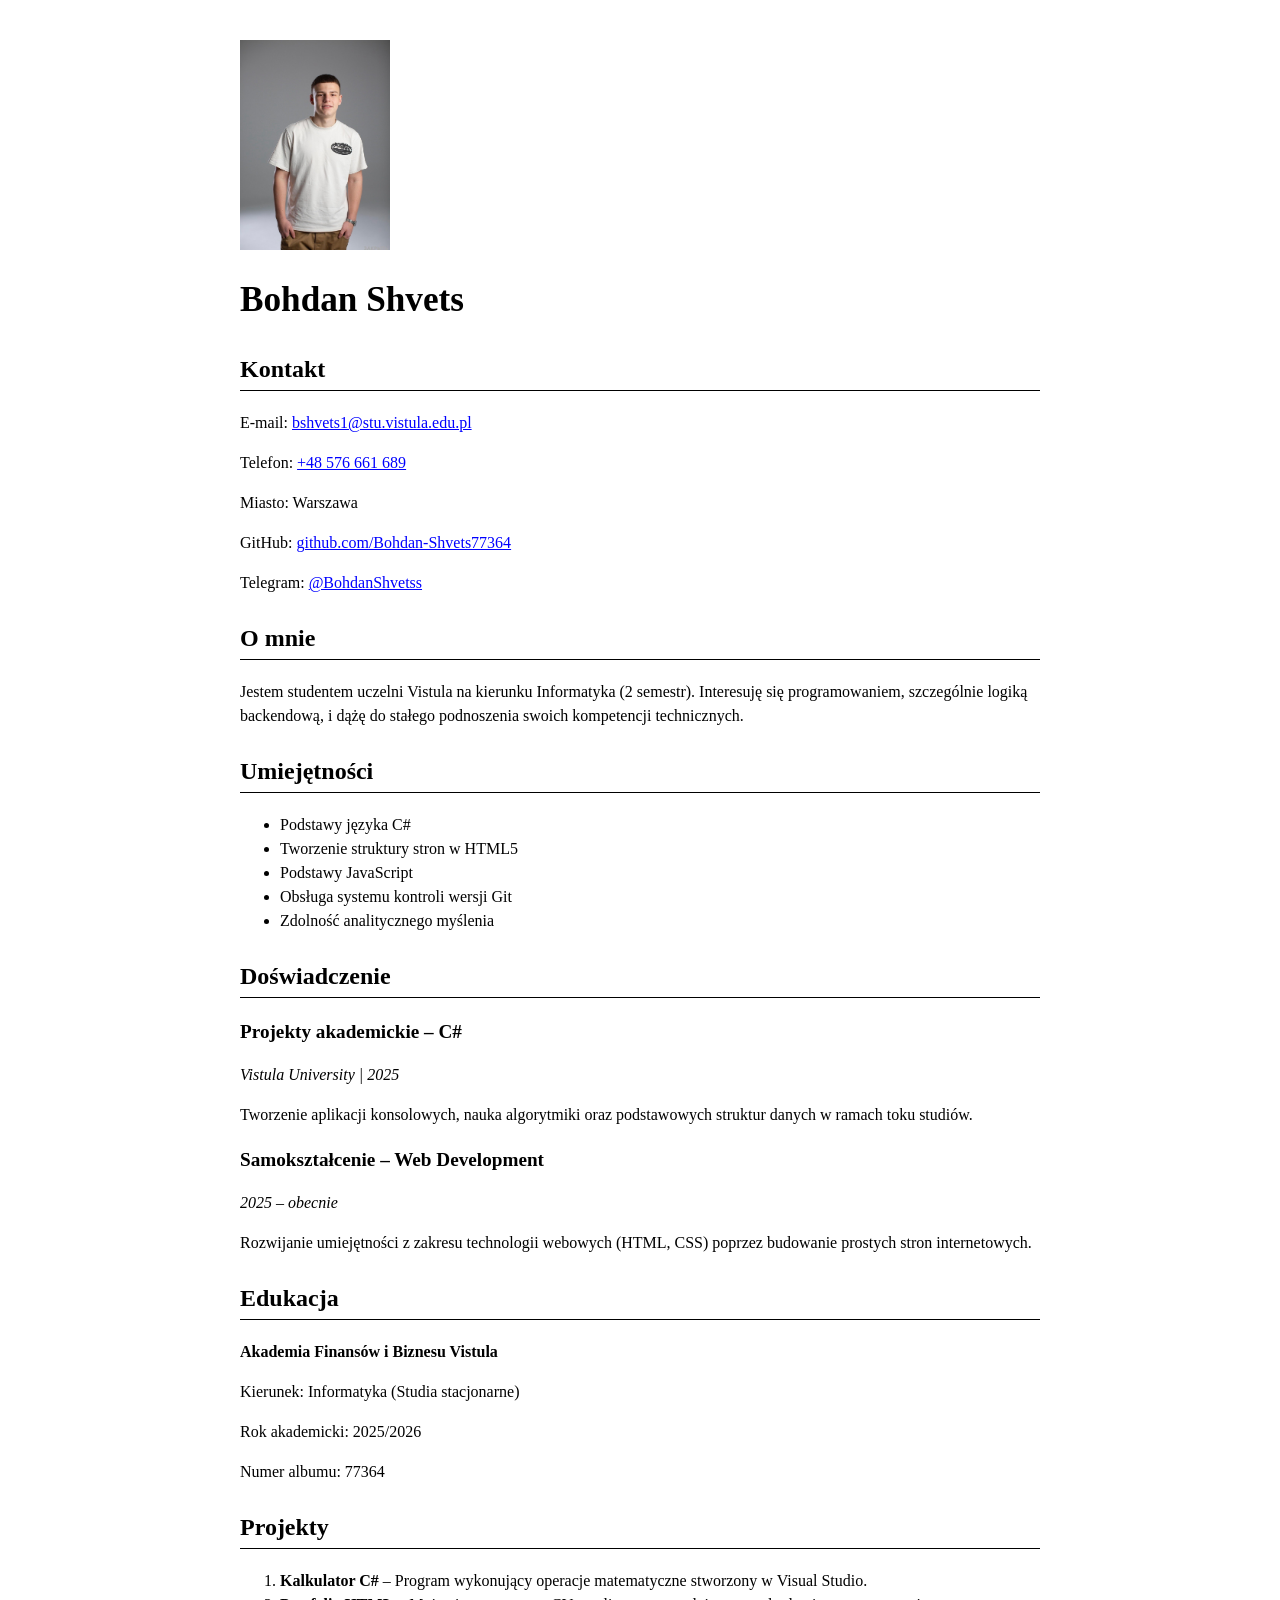
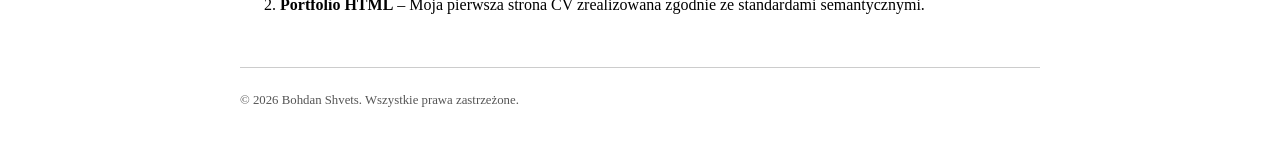
<file: zad1_cv/index.html>
<!DOCTYPE html>
<html lang="pl">
<head>
    <meta charset="UTF-8">
    <meta name="viewport" content="width=device-width, initial-scale=1.0">
    <title>CV Bohdan Shvets</title>
    <style>
        body {
            font-family: "Times New Roman", Times, serif;
            line-height: 1.5;
            max-width: 800px;
            margin: 20px auto;
            color: black;
            padding: 20px;
        }
        h1 {
            font-size: 2.2em;
            margin-bottom: 5px;
        }
        h2 {
            font-size: 1.5em;
            margin-top: 25px;
            border-bottom: 1px solid black;
            padding-bottom: 3px;
        }
        h3 {
            font-size: 1.2em;
            margin-bottom: 5px;
        }
        section {
            margin-bottom: 25px;
        }
        article {
            margin-bottom: 15px;
        }
        img {
            width: 150px;
            height: auto;
            margin-bottom: 15px;
            display: block;
        }
        ul, ol {
            margin-top: 5px;
        }
        footer {
            margin-top: 50px;
            font-size: 0.8em;
            color: #555;
            border-top: 1px solid #ccc;
            padding-top: 10px;
        }
        a {
            color: blue;
            text-decoration: underline;
        }
    </style>
</head>
<body>

    <header>
        <img src="myphoto.jpg" alt="Zdjęcie profilowe: Bohdan Shvets">
        <h1>Bohdan Shvets</h1>
    </header>

    <main>
        <section id="kontakt">
            <h2>Kontakt</h2>
            <p>E-mail: <a href="mailto:bshvets1@stu.vistula.edu.pl">bshvets1@stu.vistula.edu.pl</a></p>
            <p>Telefon: <a href="tel:+48576661689">+48 576 661 689</a></p>
            <p>Miasto: Warszawa</p>
            
            <p>GitHub: <a href="https://github.com/Bohdan-Shvets77364" target="_blank" rel="noopener noreferrer">github.com/Bohdan-Shvets77364</a></p>
            <p>Telegram: <a href="https://t.me/BohdanShvetss" target="_blank" rel="noopener noreferrer">@BohdanShvetss</a></p>
        </section>

        <section id="o-mnie">
            <h2>O mnie</h2>
            <p>Jestem studentem uczelni Vistula na kierunku Informatyka (2 semestr). Interesuję się programowaniem, szczególnie logiką backendową, i dążę do stałego podnoszenia swoich kompetencji technicznych.</p>
        </section>

        <section id="umiejetnosci">
            <h2>Umiejętności</h2>
            <ul>
                <li>Podstawy języka C#</li>
                <li>Tworzenie struktury stron w HTML5</li>
                <li>Podstawy JavaScript</li>
                <li>Obsługa systemu kontroli wersji Git</li>
                <li>Zdolność analitycznego myślenia</li>
            </ul>
        </section>

        <section id="doswiadczenie">
            <h2>Doświadczenie</h2>
            
            <article>
                <h3>Projekty akademickie – C#</h3>
                <p><em>Vistula University | 2025</em></p>
                <p>Tworzenie aplikacji konsolowych, nauka algorytmiki oraz podstawowych struktur danych w ramach toku studiów.</p>
            </article>

            <article>
                <h3>Samokształcenie – Web Development</h3>
                <p><em>2025 – obecnie</em></p>
                <p>Rozwijanie umiejętności z zakresu technologii webowych (HTML, CSS) poprzez budowanie prostych stron internetowych.</p>
            </article>
        </section>

        <section id="edukacja">
            <h2>Edukacja</h2>
            <p><strong>Akademia Finansów i Biznesu Vistula</strong></p>
            <p>Kierunek: Informatyka (Studia stacjonarne)</p>
            <p>Rok akademicki: 2025/2026</p>
            <p>Numer albumu: 77364</p>
        </section>

        <section id="projekty">
            <h2>Projekty</h2>
            <ol>
                <li><strong>Kalkulator C#</strong> – Program wykonujący operacje matematyczne stworzony w Visual Studio.</li>
                <li><strong>Portfolio HTML</strong> – Moja pierwsza strona CV zrealizowana zgodnie ze standardami semantycznymi.</li>
            </ol>
        </section>
    </main>

    <footer>
        <p>&copy; 2026 Bohdan Shvets. Wszystkie prawa zastrzeżone.</p>
    </footer>

</body>
</html
</file>
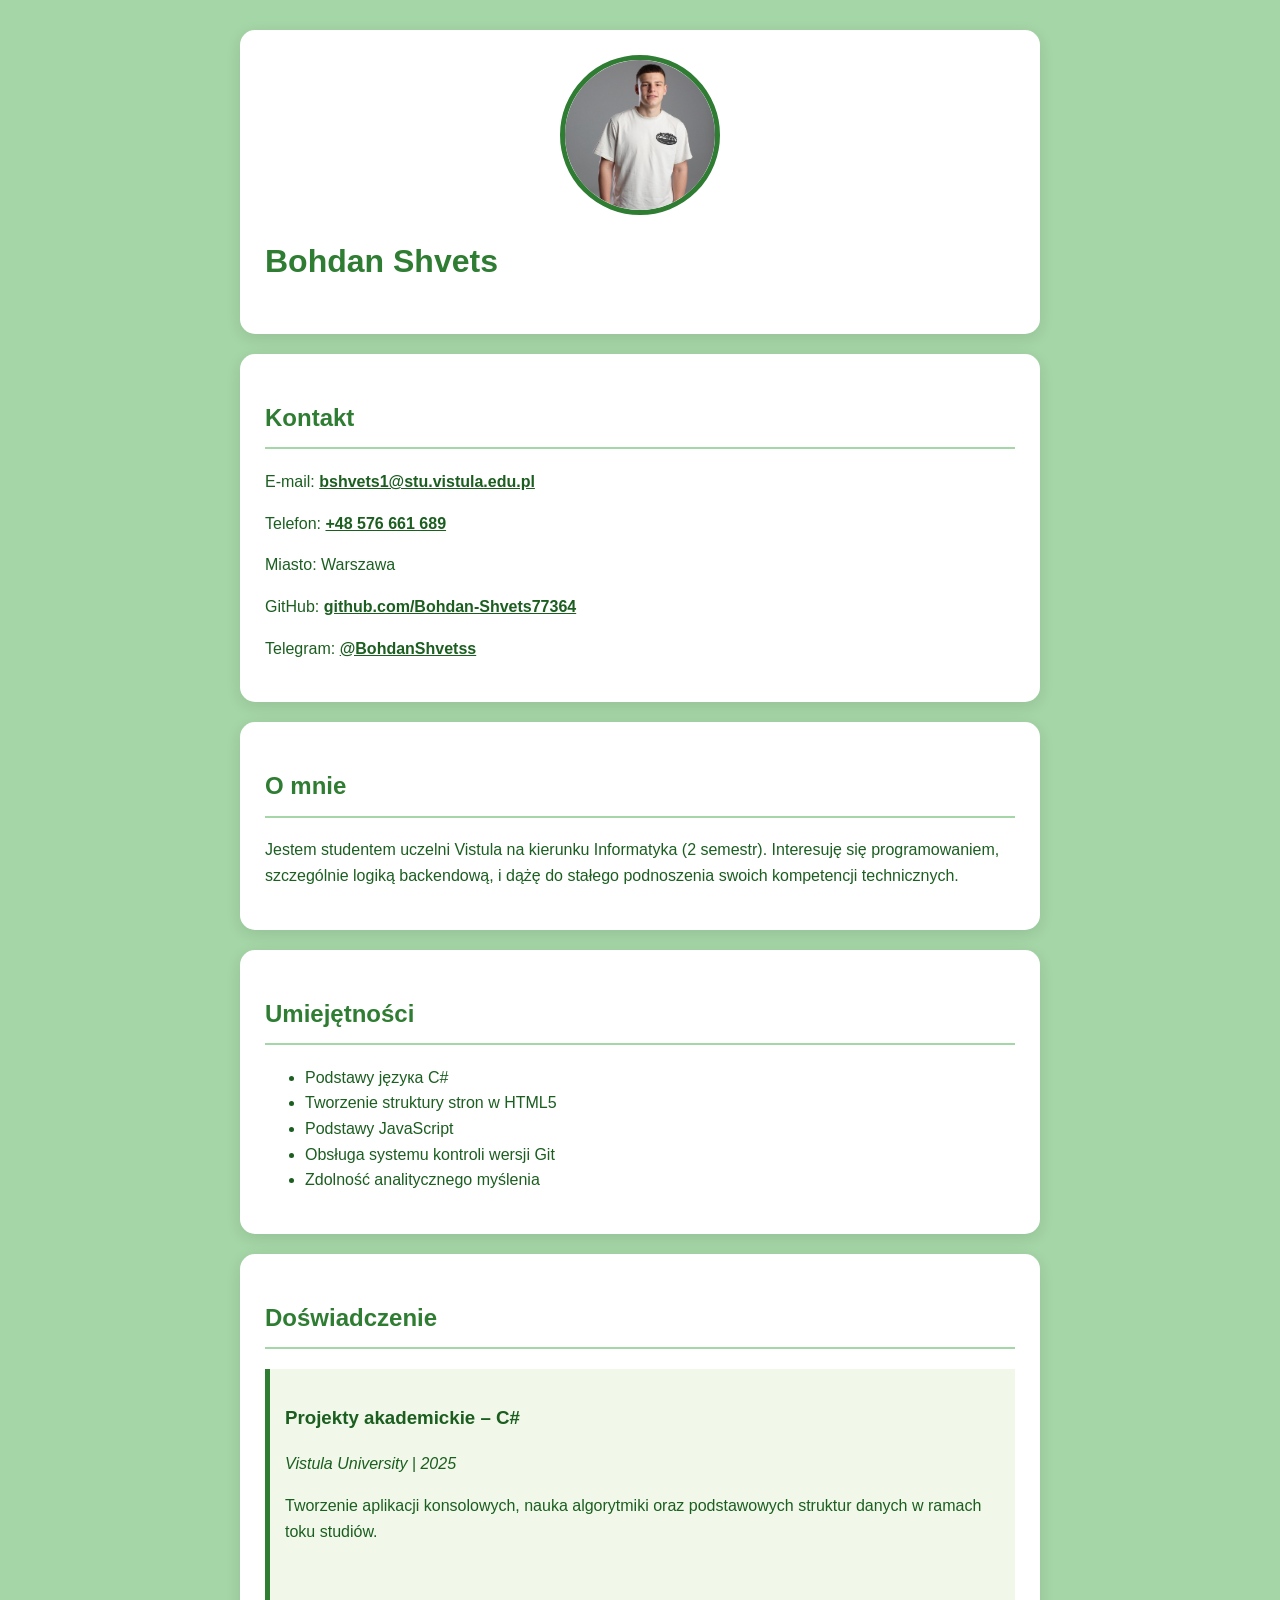
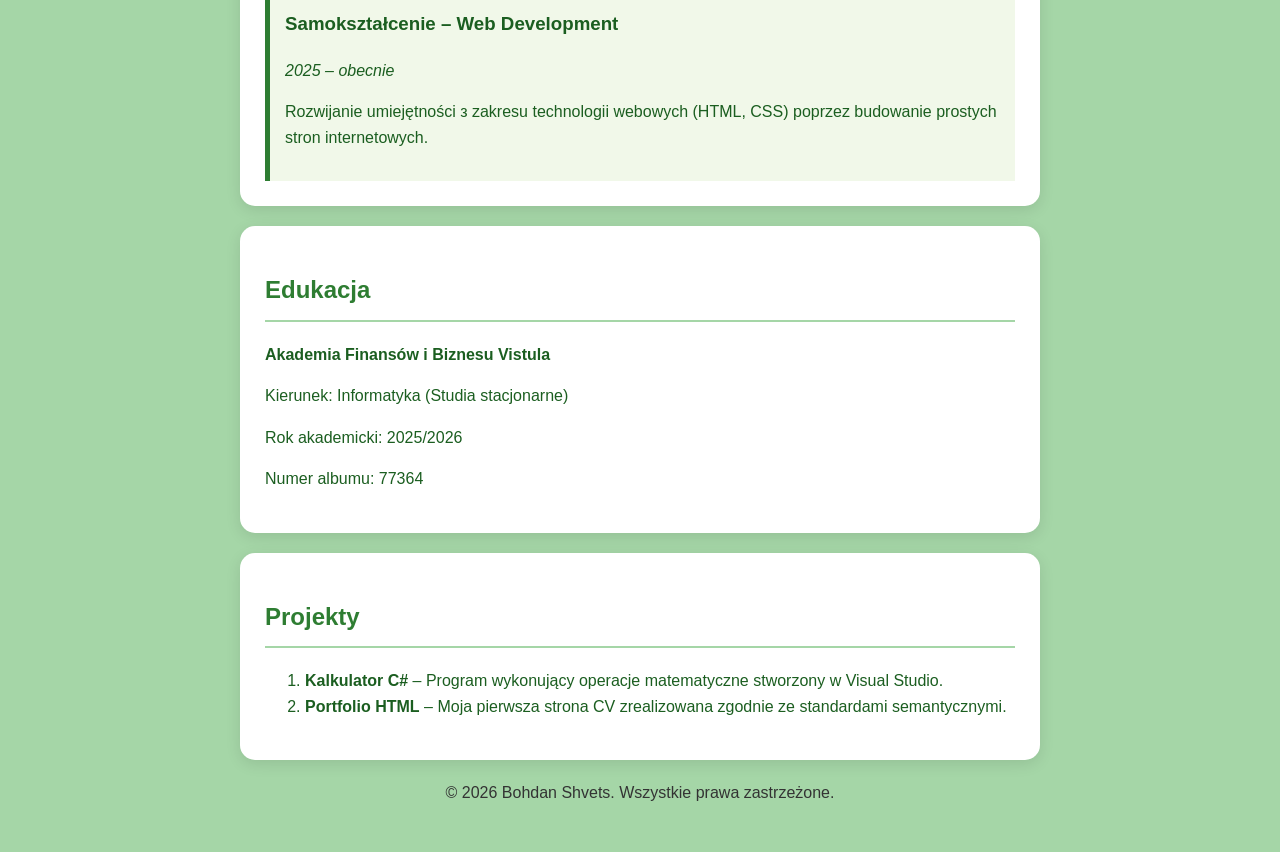
<file: zad2_css/index.html>
<!DOCTYPE html>
<html lang="pl">
<head>
    <meta charset="UTF-8">
    <meta name="viewport" content="width=device-width, initial-scale=1.0">
    <title>CV Bohdan Shvets - Zadanie 2</title>
    <link rel="stylesheet" href="styles.css">
</head>
<body>

    <header>
        <img src="myphoto.jpg" alt="Zdjęcie profilowe: Bohdan Shvets">
        <h1>Bohdan Shvets</h1>
    </header>

    <main>
        <section id="kontakt">
            <h2>Kontakt</h2>
            <p>E-mail: <a href="mailto:bshvets1@stu.vistula.edu.pl">bshvets1@stu.vistula.edu.pl</a></p>
            <p>Telefon: <a href="tel:+48576661689">+48 576 661 689</a></p>
            <p>Miasto: Warszawa</p>
            <p>GitHub: <a href="https://github.com/Bohdan-Shvets77364" target="_blank" rel="noopener noreferrer">github.com/Bohdan-Shvets77364</a></p>
            <p>Telegram: <a href="https://t.me/BohdanShvetss" target="_blank" rel="noopener noreferrer">@BohdanShvetss</a></p>
        </section>

        <section id="o-mnie">
            <h2>O mnie</h2>
            <p>Jestem studentem uczelni Vistula na kierunku Informatyka (2 semestr). Interesuję się programowaniem, szczególnie logiką backendową, i dążę do stałego podnoszenia swoich kompetencji technicznych.</p>
        </section>

        <section id="umiejetnosci">
            <h2>Umiejętności</h2>
            <ul>
                <li>Podstawy języка C#</li>
                <li>Tworzenie struktury stron w HTML5</li>
                <li>Podstawy JavaScript</li>
                <li>Obsługa systemu kontroli wersji Git</li>
                <li>Zdolność analitycznego myślenia</li>
            </ul>
        </section>

        <section id="doswiadczenie">
            <h2>Doświadczenie</h2>
            <article>
                <h3>Projekty akademickie – C#</h3>
                <p><em>Vistula University | 2025</em></p>
                <p>Tworzenie aplikacji konsolowych, nauka algorytmiki oraz podstawowych struktur danych w ramach toku studiów.</p>
            </article>
            <article>
                <h3>Samokształcenie – Web Development</h3>
                <p><em>2025 – obecnie</em></p>
                <p>Rozwijanie umiejętności з zakresu technologii webowych (HTML, CSS) poprzez budowanie prostych stron internetowych.</p>
            </article>
        </section>

        <section id="edukacja">
            <h2>Edukacja</h2>
            <p><strong>Akademia Finansów i Biznesu Vistula</strong></p>
            <p>Kierunek: Informatyka (Studia stacjonarne)</p>
            <p>Rok akademicki: 2025/2026</p>
            <p>Numer albumu: 77364</p>
        </section>

        <section id="projekty">
            <h2>Projekty</h2>
            <ol>
                <li><strong>Kalkulator C#</strong> – Program wykonujący operacje matematyczne stworzony w Visual Studio.</li>
                <li><strong>Portfolio HTML</strong> – Moja pierwsza strona CV zrealizowana zgodnie ze standardami semantycznymi.</li>
            </ol>
        </section>
    </main>

    <footer>
        <p>&copy; 2026 Bohdan Shvets. Wszystkie prawa zastrzeżone.</p>
    </footer>

</body>
</html>
</file>
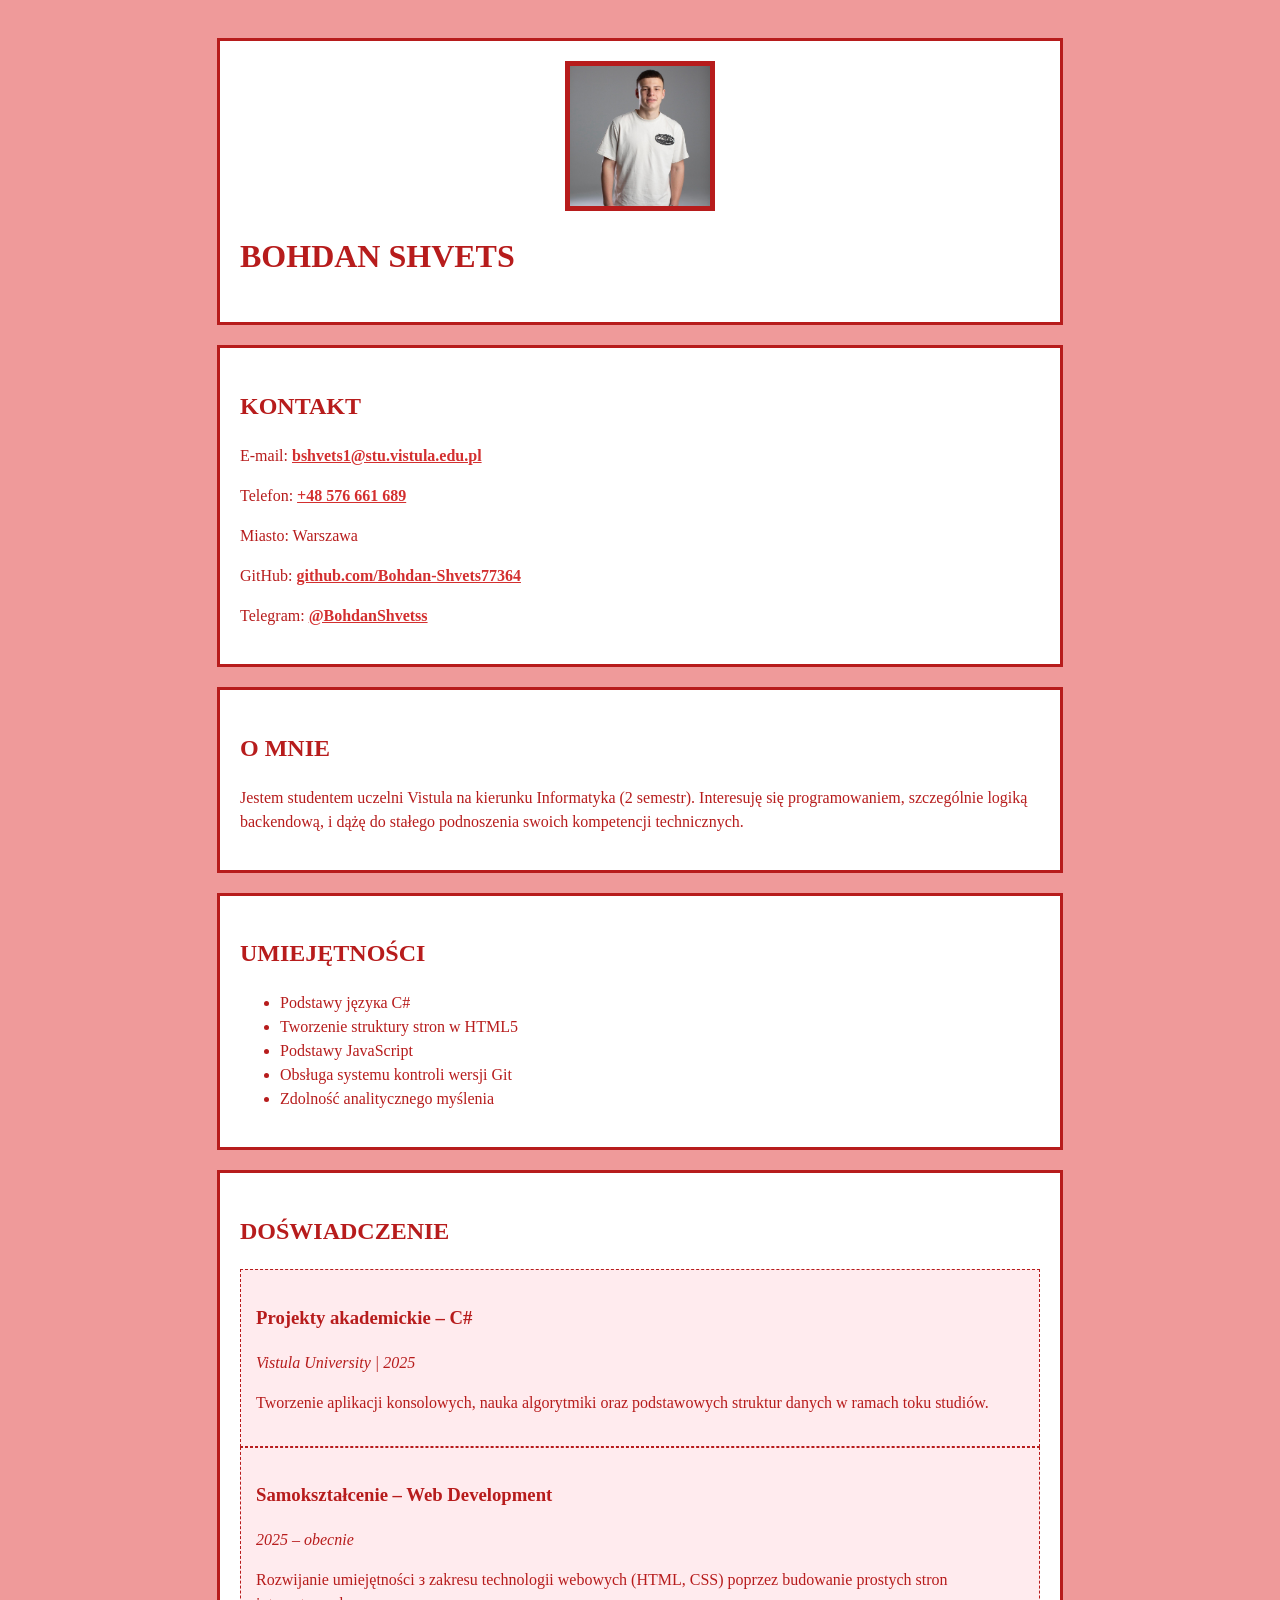
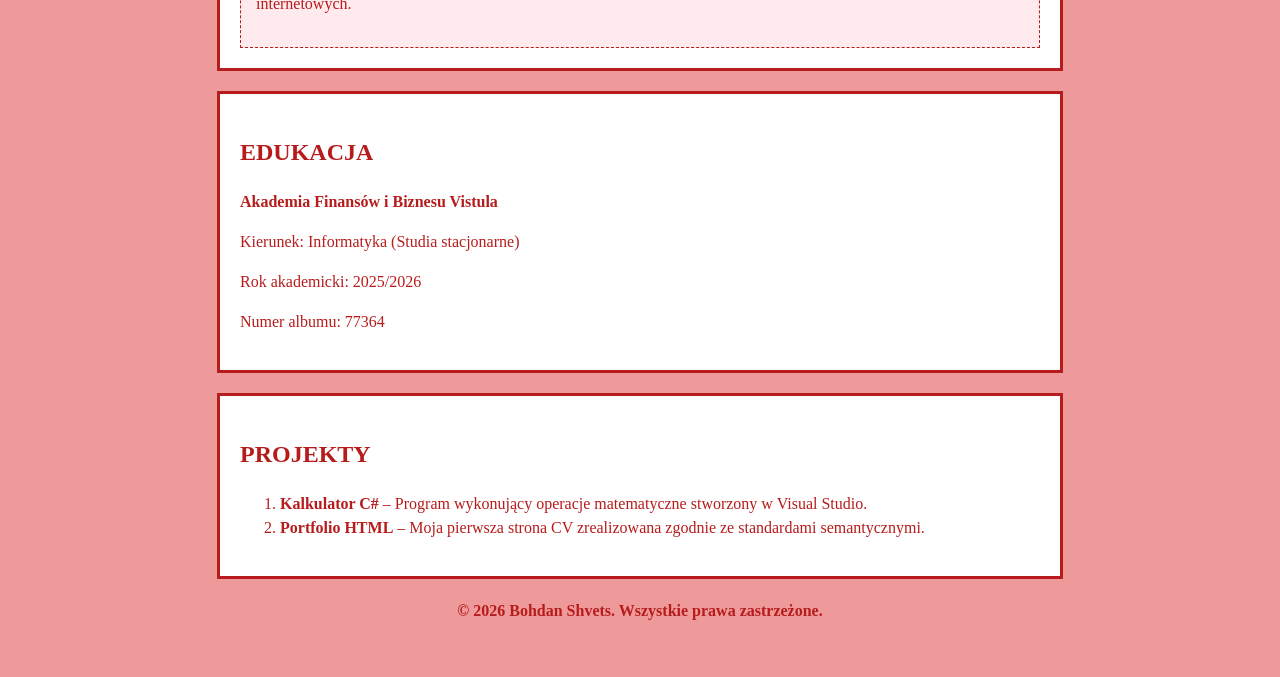
<file: zad3_motyw/index.html>
<!DOCTYPE html>
<html lang="pl">
<head>
    <meta charset="UTF-8">
    <meta name="viewport" content="width=device-width, initial-scale=1.0">
    <title>CV Bohdan Shvets - Zadanie 3 (Motywy)</title>
    <link rel="stylesheet" href="red.css">
</head>
<body>

    <header>
        <img src="myphoto.jpg" alt="Zdjęcie profilowe: Bohdan Shvets">
        <h1>Bohdan Shvets</h1>
    </header>

    <main>
        <section id="kontakt">
            <h2>Kontakt</h2>
            <p>E-mail: <a href="mailto:bshvets1@stu.vistula.edu.pl">bshvets1@stu.vistula.edu.pl</a></p>
            <p>Telefon: <a href="tel:+48576661689">+48 576 661 689</a></p>
            <p>Miasto: Warszawa</p>
            <p>GitHub: <a href="https://github.com/Bohdan-Shvets77364" target="_blank" rel="noopener noreferrer">github.com/Bohdan-Shvets77364</a></p>
            <p>Telegram: <a href="https://t.me/BohdanShvetss" target="_blank" rel="noopener noreferrer">@BohdanShvetss</a></p>
        </section>

        <section id="o-mnie">
            <h2>O mnie</h2>
            <p>Jestem studentem uczelni Vistula na kierunku Informatyka (2 semestr). Interesuję się programowaniem, szczególnie logiką backendową, i dążę do stałego podnoszenia swoich kompetencji technicznych.</p>
        </section>

        <section id="umiejetnosci">
            <h2>Umiejętności</h2>
            <ul>
                <li>Podstawy języка C#</li>
                <li>Tworzenie struktury stron w HTML5</li>
                <li>Podstawy JavaScript</li>
                <li>Obsługa systemu kontroli wersji Git</li>
                <li>Zdolność analitycznego myślenia</li>
            </ul>
        </section>

        <section id="doswiadczenie">
            <h2>Doświadczenie</h2>
            <article>
                <h3>Projekty akademickie – C#</h3>
                <p><em>Vistula University | 2025</em></p>
                <p>Tworzenie aplikacji konsolowych, nauka algorytmiki oraz podstawowych struktur danych w ramach toku studiów.</p>
            </article>
            <article>
                <h3>Samokształcenie – Web Development</h3>
                <p><em>2025 – obecnie</em></p>
                <p>Rozwijanie umiejętności з zakresu technologii webowych (HTML, CSS) poprzez budowanie prostych stron internetowych.</p>
            </article>
        </section>

        <section id="edukacja">
            <h2>Edukacja</h2>
            <p><strong>Akademia Finansów i Biznesu Vistula</strong></p>
            <p>Kierunek: Informatyka (Studia stacjonarne)</p>
            <p>Rok akademicki: 2025/2026</p>
            <p>Numer albumu: 77364</p>
        </section>

        <section id="projekty">
            <h2>Projekty</h2>
            <ol>
                <li><strong>Kalkulator C#</strong> – Program wykonujący operacje matematyczne stworzony w Visual Studio.</li>
                <li><strong>Portfolio HTML</strong> – Moja pierwsza strona CV zrealizowana zgodnie ze standardami semantycznymi.</li>
            </ol>
        </section>
    </main>

    <footer>
        <p>&copy; 2026 Bohdan Shvets. Wszystkie prawa zastrzeżone.</p>
    </footer>

</body>
</file>
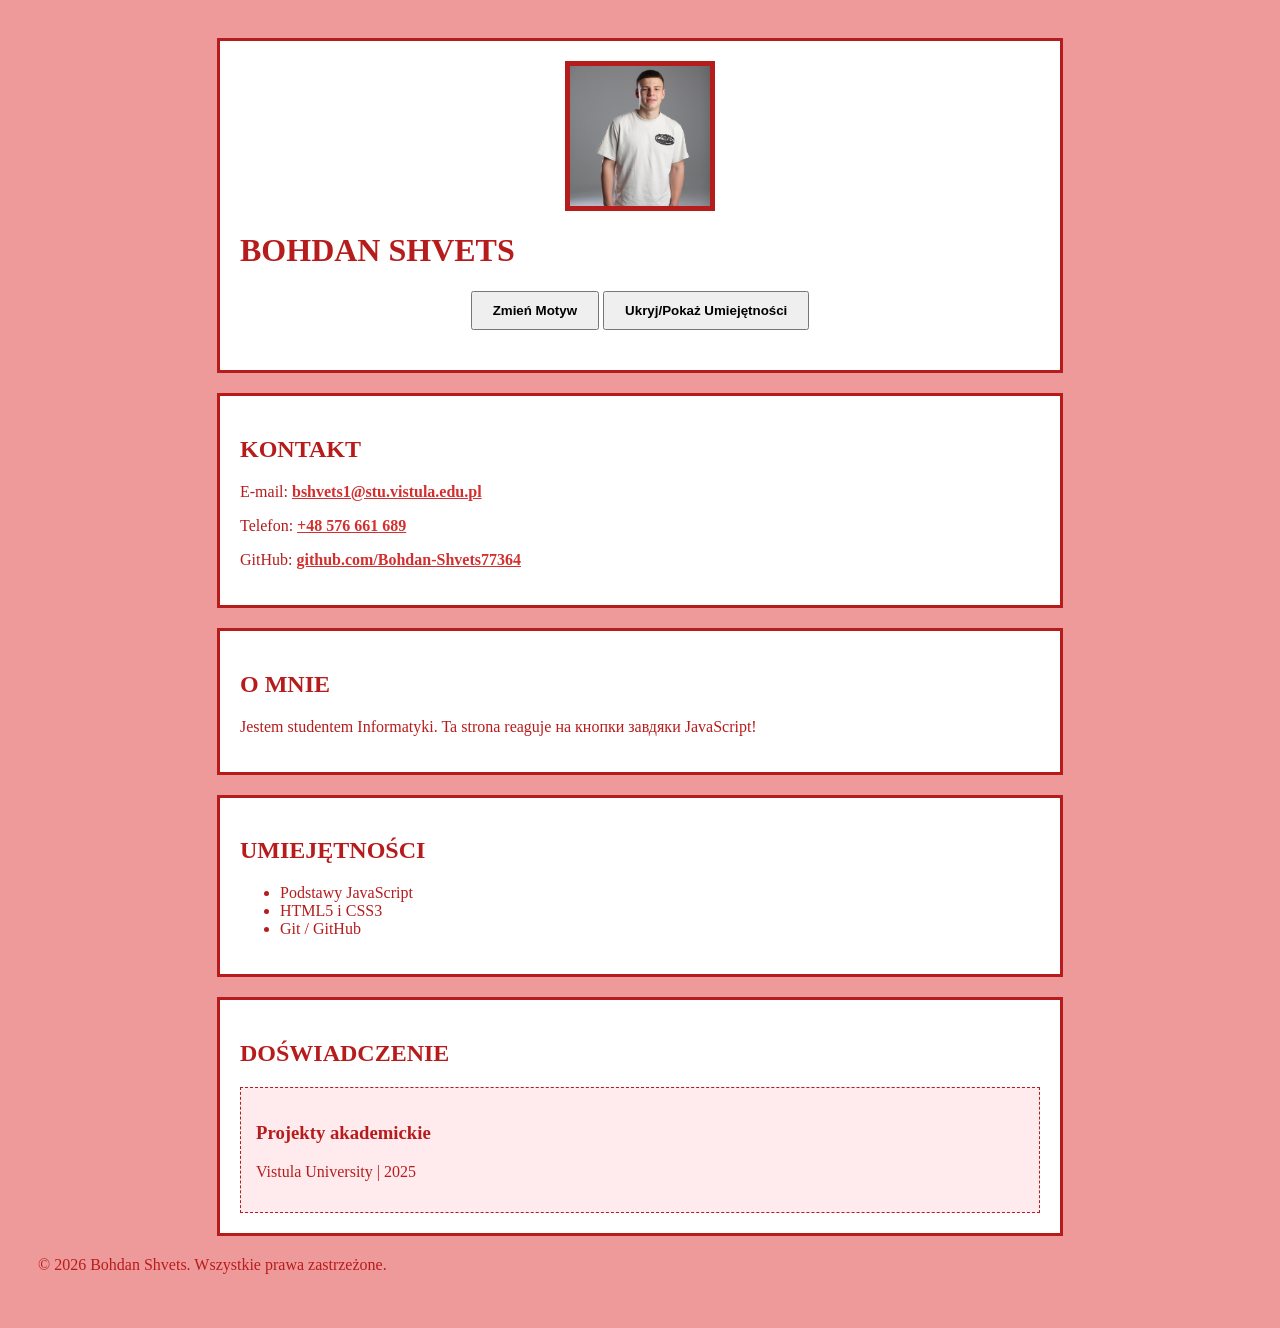
<file: zad4_js/index.html>
<!DOCTYPE html>
<html lang="pl">
<head>
    <meta charset="UTF-8">
    <meta name="viewport" content="width=device-width, initial-scale=1.0">
    <title>CV Bohdan Shvets - Zadanie 4 JS</title>
    <link id="theme-style" rel="stylesheet" href="red.css">
</head>
<body>

    <header>
        <img src="myphoto.jpg" alt="Zdjęcie profilowe: Bohdan Shvets">
        <h1>Bohdan Shvets</h1>
        <div style="text-align: center; margin: 20px;">
            <button onclick="toggleTheme()" style="padding: 10px 20px; cursor: pointer; font-weight: bold;">Zmień Motyw</button>
            <button onclick="toggleSection()" style="padding: 10px 20px; cursor: pointer; font-weight: bold;">Ukryj/Pokaż Umiejętności</button>
        </div>
    </header>

    <main>
        <section id="kontakt">
            <h2>Kontakt</h2>
            <p>E-mail: <a href="mailto:bshvets1@stu.vistula.edu.pl">bshvets1@stu.vistula.edu.pl</a></p>
            <p>Telefon: <a href="tel:+48576661689">+48 576 661 689</a></p>
            <p>GitHub: <a href="https://github.com/Bohdan-Shvets77364" target="_blank">github.com/Bohdan-Shvets77364</a></p>
        </section>

        <section id="o-mnie">
            <h2>O mnie</h2>
            <p>Jestem studentem Informatyki. Ta strona reaguje на кнопки завдяки JavaScript!</p>
        </section>

        <section id="umiejetnosci">
            <h2>Umiejętności</h2>
            <ul>
                <li>Podstawy JavaScript</li>
                <li>HTML5 i CSS3</li>
                <li>Git / GitHub</li>
            </ul>
        </section>

        <section id="doswiadczenie">
            <h2>Doświadczenie</h2>
            <article>
                <h3>Projekty akademickie</h3>
                <p>Vistula University | 2025</p>
            </article>
        </section>
    </main>

    <footer>
        <p>&copy; 2026 Bohdan Shvets. Wszystkie prawa zastrzeżone.</p>
    </footer>

    <script src="script.js"></script>
</body>
</html>
</file>
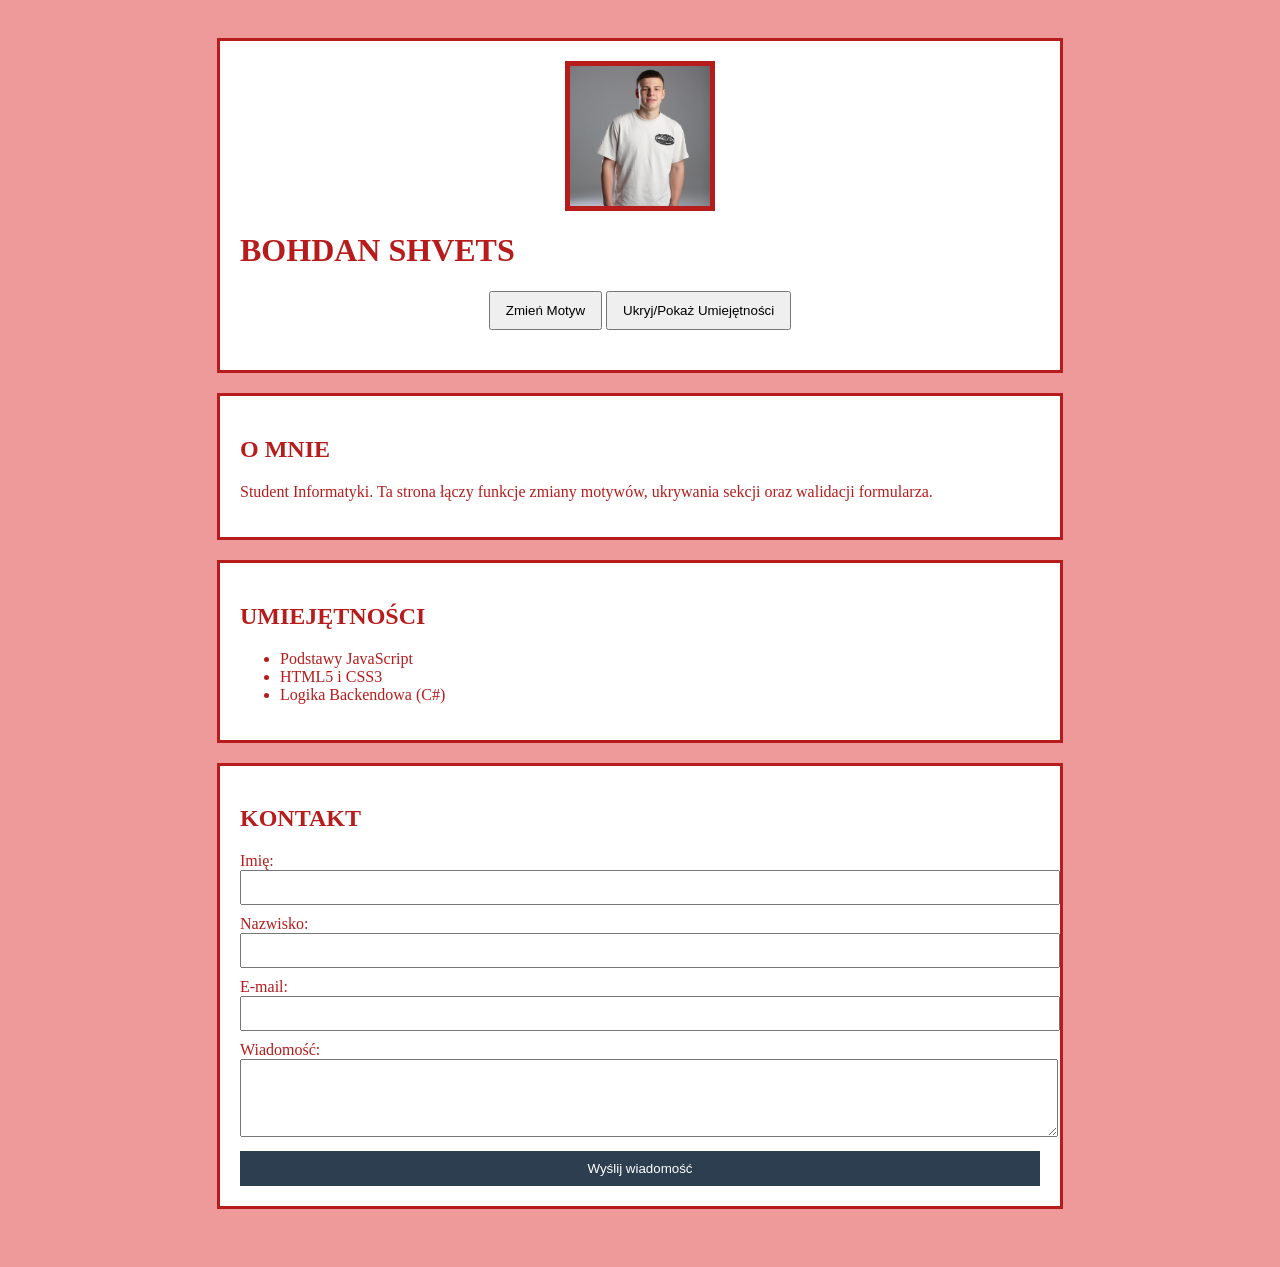
<file: zad5_form/index.html>
<!DOCTYPE html>
<html lang="pl">
<head>
    <meta charset="UTF-8">
    <meta name="viewport" content="width=device-width, initial-scale=1.0">
    <title>CV Bohdan Shvets - Zadanie 5 (Pełne CV + Formularz)</title>
    <link id="theme-style" rel="stylesheet" href="red.css">
</head>
<body>

    <header>
        <img src="myphoto.jpg" alt="Zdjęcie profilowe" class="profile-img">
        <h1>Bohdan Shvets</h1>
        <div style="text-align: center; margin: 20px;">
            <button onclick="toggleTheme()" style="padding: 10px 15px; cursor: pointer;">Zmień Motyw</button>
            <button onclick="toggleSection()" style="padding: 10px 15px; cursor: pointer;">Ukryj/Pokaż Umiejętności</button>
        </div>
    </header>

    <main>
        <section id="o-mnie">
            <h2>O mnie</h2>
            <p>Student Informatyki. Ta strona łączy funkcje zmiany motywów, ukrywania sekcji oraz walidacji formularza.</p>
        </section>

        <section id="umiejetnosci">
            <h2>Umiejętności</h2>
            <ul>
                <li>Podstawy JavaScript</li>
                <li>HTML5 i CSS3</li>
                <li>Logika Backendowa (C#)</li>
            </ul>
        </section>

        <section id="kontakt-form">
            <h2>Kontakt</h2>
            <form id="contactForm" novalidate>
                <div style="margin-bottom: 10px;">
                    <label>Imię:</label><br>
                    <input type="text" id="firstName" style="width: 100%; padding: 8px;">
                    <span id="firstNameError" style="color: red; font-size: 12px;"></span>
                </div>

                <div style="margin-bottom: 10px;">
                    <label>Nazwisko:</label><br>
                    <input type="text" id="lastName" style="width: 100%; padding: 8px;">
                    <span id="lastNameError" style="color: red; font-size: 12px;"></span>
                </div>

                <div style="margin-bottom: 10px;">
                    <label>E-mail:</label><br>
                    <input type="email" id="email" style="width: 100%; padding: 8px;">
                    <span id="emailError" style="color: red; font-size: 12px;"></span>
                </div>

                <div style="margin-bottom: 10px;">
                    <label>Wiadomość:</label><br>
                    <textarea id="message" rows="4" style="width: 100%; padding: 8px;"></textarea>
                    <span id="messageError" style="color: red; font-size: 12px;"></span>
                </div>

                <button type="submit" style="width: 100%; padding: 10px; background: #2c3e50; color: white; border: none; cursor: pointer;">Wyślij wiadomość</button>
                <p id="successMsg" style="color: green; display: none; font-weight: bold; text-align: center; margin-top: 10px;">✅ Formularz walidowany pomyślnie!</p>
            </form>
        </section>
    </main>

    <script src="script.js"></script>
</body>
</html>
</file>
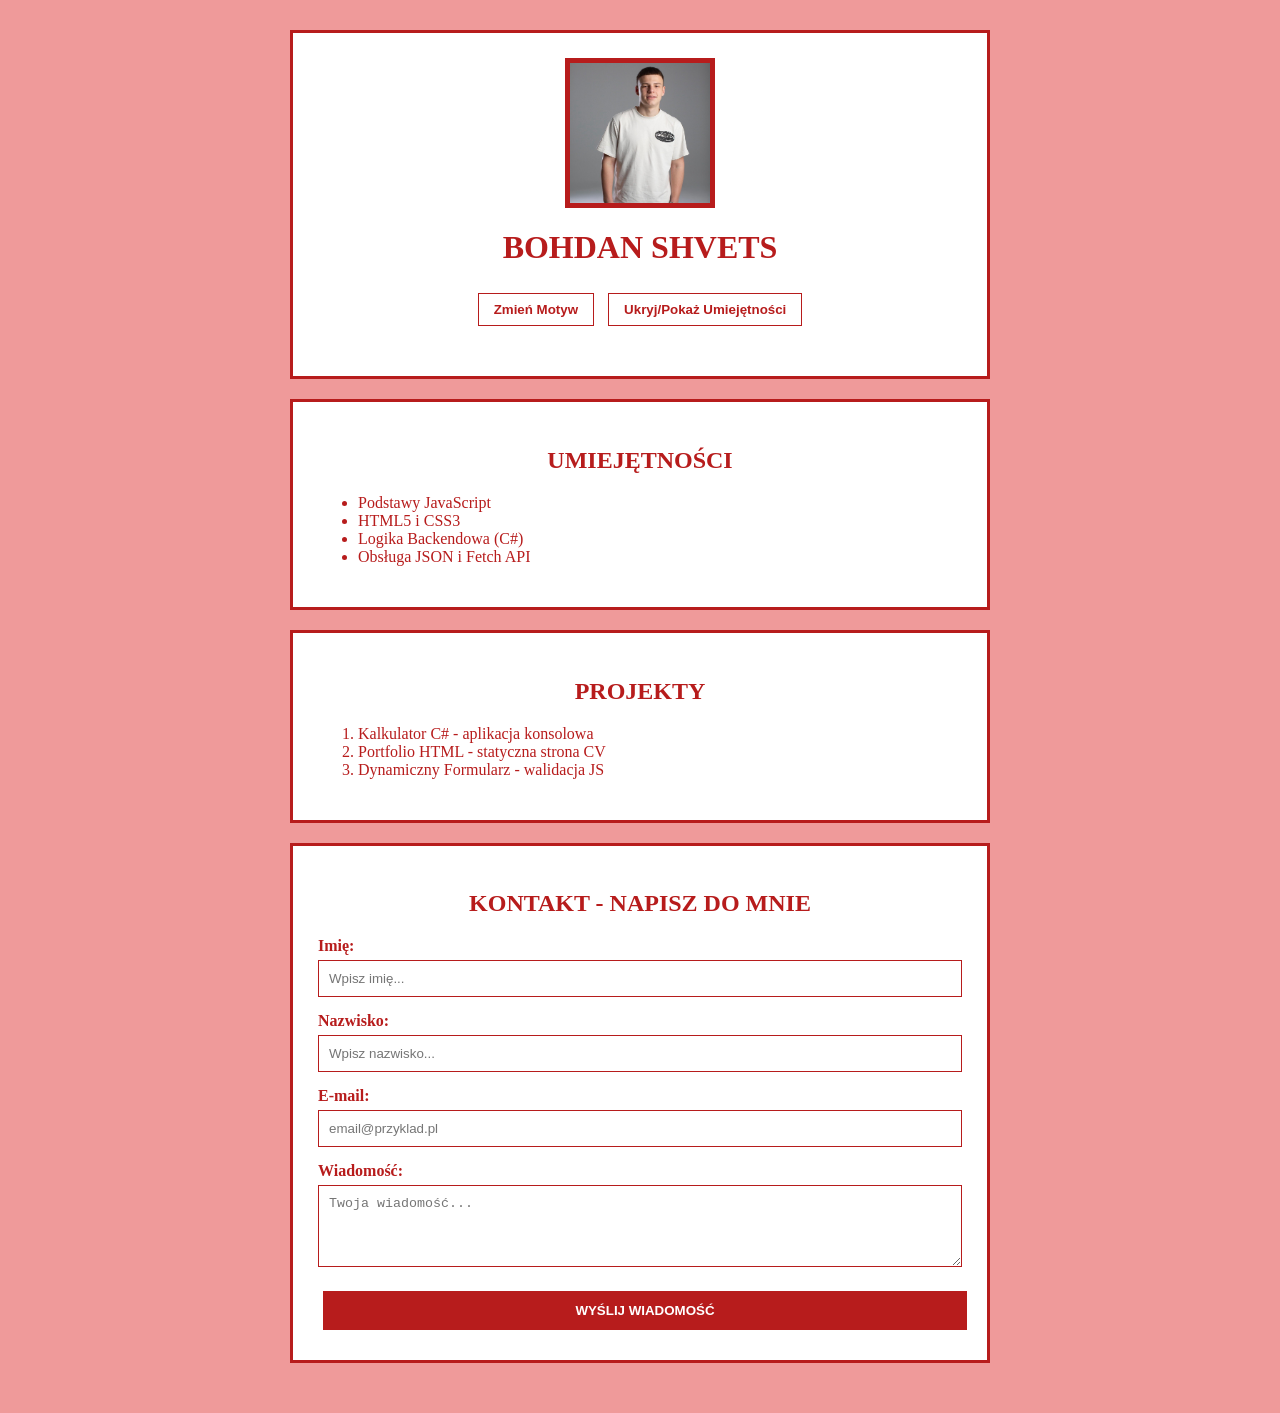
<file: zad6_json/index.html>
<!DOCTYPE html>
<html lang="pl">
<head>
    <meta charset="UTF-8">
    <meta name="viewport" content="width=device-width, initial-scale=1.0">
    <title>CV Bohdan Shvets - Zadanie 6 Final</title>
    <link id="theme-style" rel="stylesheet" href="red.css">
</head>
<body>

    <header>
        <img src="myphoto.jpg" alt="Zdjęcie profilowe" class="profile-img">
        <h1>Bohdan Shvets</h1>
        <div class="buttons-container">
            <button onclick="toggleTheme()">Zmień Motyw</button>
            <button onclick="toggleSection()">Ukryj/Pokaż Umiejętności</button>
        </div>
    </header>

    <main>
        <section id="umiejetnosci-container">
            <h2>Umiejętności </h2>
            <ul id="lista-umiejetnosci"></ul>
        </section>

        <section id="projekty-container">
            <h2>Projekty </h2>
            <ol id="lista-projektow"></ol>
        </section>

        <section id="kontakt-form">
            <h2>Kontakt - Napisz do mnie</h2>
            <form id="contactForm" novalidate>
                <div class="form-group">
                    <label for="firstName">Imię:</label>
                    <input type="text" id="firstName" placeholder="Wpisz imię...">
                    <span class="error-msg" id="firstNameError"></span>
                </div>

                <div class="form-group">
                    <label for="lastName">Nazwisko:</label>
                    <input type="text" id="lastName" placeholder="Wpisz nazwisko...">
                    <span class="error-msg" id="lastNameError"></span>
                </div>

                <div class="form-group">
                    <label for="email">E-mail:</label>
                    <input type="email" id="email" placeholder="email@przyklad.pl">
                    <span class="error-msg" id="emailError"></span>
                </div>

                <div class="form-group">
                    <label for="message">Wiadomość:</label>
                    <textarea id="message" rows="4" placeholder="Twoja wiadomość..."></textarea>
                    <span class="error-msg" id="messageError"></span>
                </div>

                <button type="submit" class="submit-btn">Wyślij wiadomość</button>
                <p id="successMsg" class="success-text">✅ Formularz walidowany pomyślnie!</p>
            </form>
        </section>
    </main>

    <script src="script.js"></script>
</body>
</html>
</file>
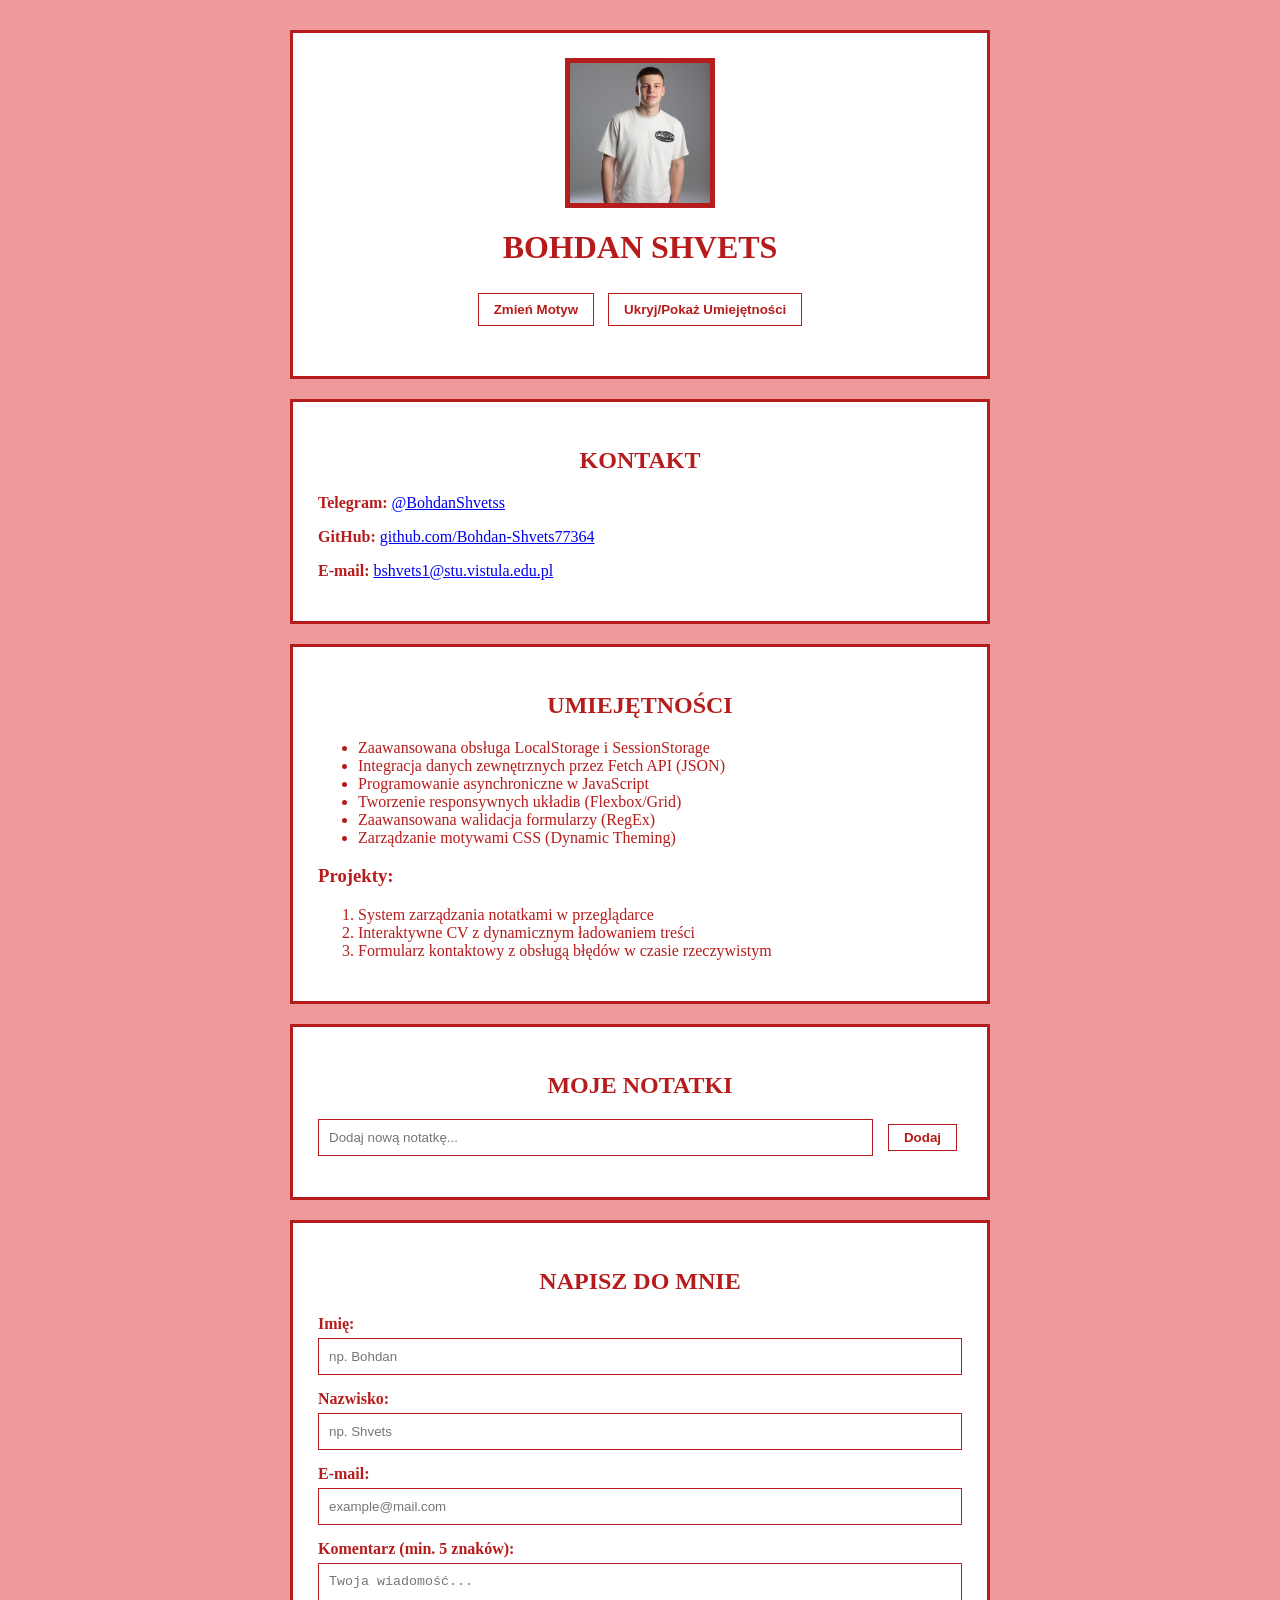
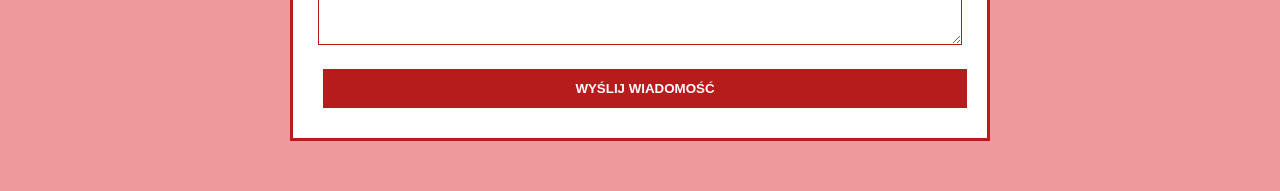
<file: zad7_storage/index.html>
<!DOCTYPE html>
<html lang="pl">
<head>
    <meta charset="UTF-8">
    <meta name="viewport" content="width=device-width, initial-scale=1.0">
    <title>CV Bohdan Shvets - Zadanie 7 Final</title>
    <link id="theme-style" rel="stylesheet" href="red.css">
</head>
<body>

    <header>
        <img src="myphoto.jpg" alt="Bohdan Shvets" class="profile-img">
        <h1>Bohdan Shvets</h1>
        <div class="buttons-container">
            <button onclick="toggleTheme()">Zmień Motyw</button>
            <button onclick="toggleSection()">Ukryj/Pokaż Umiejętności</button>
        </div>
    </header>

    <main>
        <section id="kontakt-info">
            <h2>Kontakt</h2>
            <p><strong>Telegram:</strong> <a href="https://t.me/BohdanShvetss" target="_blank">@BohdanShvetss</a></p>
            <p><strong>GitHub:</strong> <a href="https://github.com/Bohdan-Shvets77364" target="_blank">github.com/Bohdan-Shvets77364</a></p>
            <p><strong>E-mail:</strong> <a href="mailto:bshvets1@stu.vistula.edu.pl">bshvets1@stu.vistula.edu.pl</a></p>
        </section>

        <section id="umiejetnosci-container">
            <h2>Umiejętności </h2>
            <ul id="lista-umiejetnosci"></ul>
            <h3>Projekty:</h3>
            <ol id="lista-projektow"></ol>
        </section>

        <section id="storage-sekcja">
            <h2>Moje Notatki </h2>
            <div class="form-group" style="display: flex; gap: 10px;">
                <input type="text" id="noteInput" placeholder="Dodaj nową notatkę...">
                <button onclick="addNote()" style="width: auto; padding: 0 15px;">Dodaj</button>
            </div>
            <ul id="notesList" style="margin-top: 15px; list-style: none; padding: 0;"></ul>
        </section>

        <section id="kontakt-form">
            <h2>Napisz do mnie</h2>
            <form id="contactForm" novalidate>
                <div class="form-group">
                    <label>Imię:</label>
                    <input type="text" id="firstName" placeholder="np. Bohdan">
                    <span class="error-msg" id="firstNameError" style="color: red; font-size: 12px;"></span>
                </div>
                <div class="form-group">
                    <label>Nazwisko:</label>
                    <input type="text" id="lastName" placeholder="np. Shvets">
                    <span class="error-msg" id="lastNameError" style="color: red; font-size: 12px;"></span>
                </div>
                <div class="form-group">
                    <label>E-mail:</label>
                    <input type="email" id="email" placeholder="example@mail.com">
                    <span class="error-msg" id="emailError" style="color: red; font-size: 12px;"></span>
                </div>
                <div class="form-group">
                    <label>Komentarz (min. 5 znaków):</label>
                    <textarea id="comment" rows="4" placeholder="Twoja wiadomość..."></textarea>
                    <span class="error-msg" id="commentError" style="color: red; font-size: 12px;"></span>
                </div>
                <button type="submit" class="submit-btn">Wyślij wiadomość</button>
                <p id="successMsg" class="success-text" style="display:none; color: green; font-weight: bold; text-align: center; margin-top: 10px;">
                    ✅ Wiadomość została wysłana!
                </p>
            </form>
        </section>
    </main>

    <script src="script.js"></script>
</body>
</html>
</file>
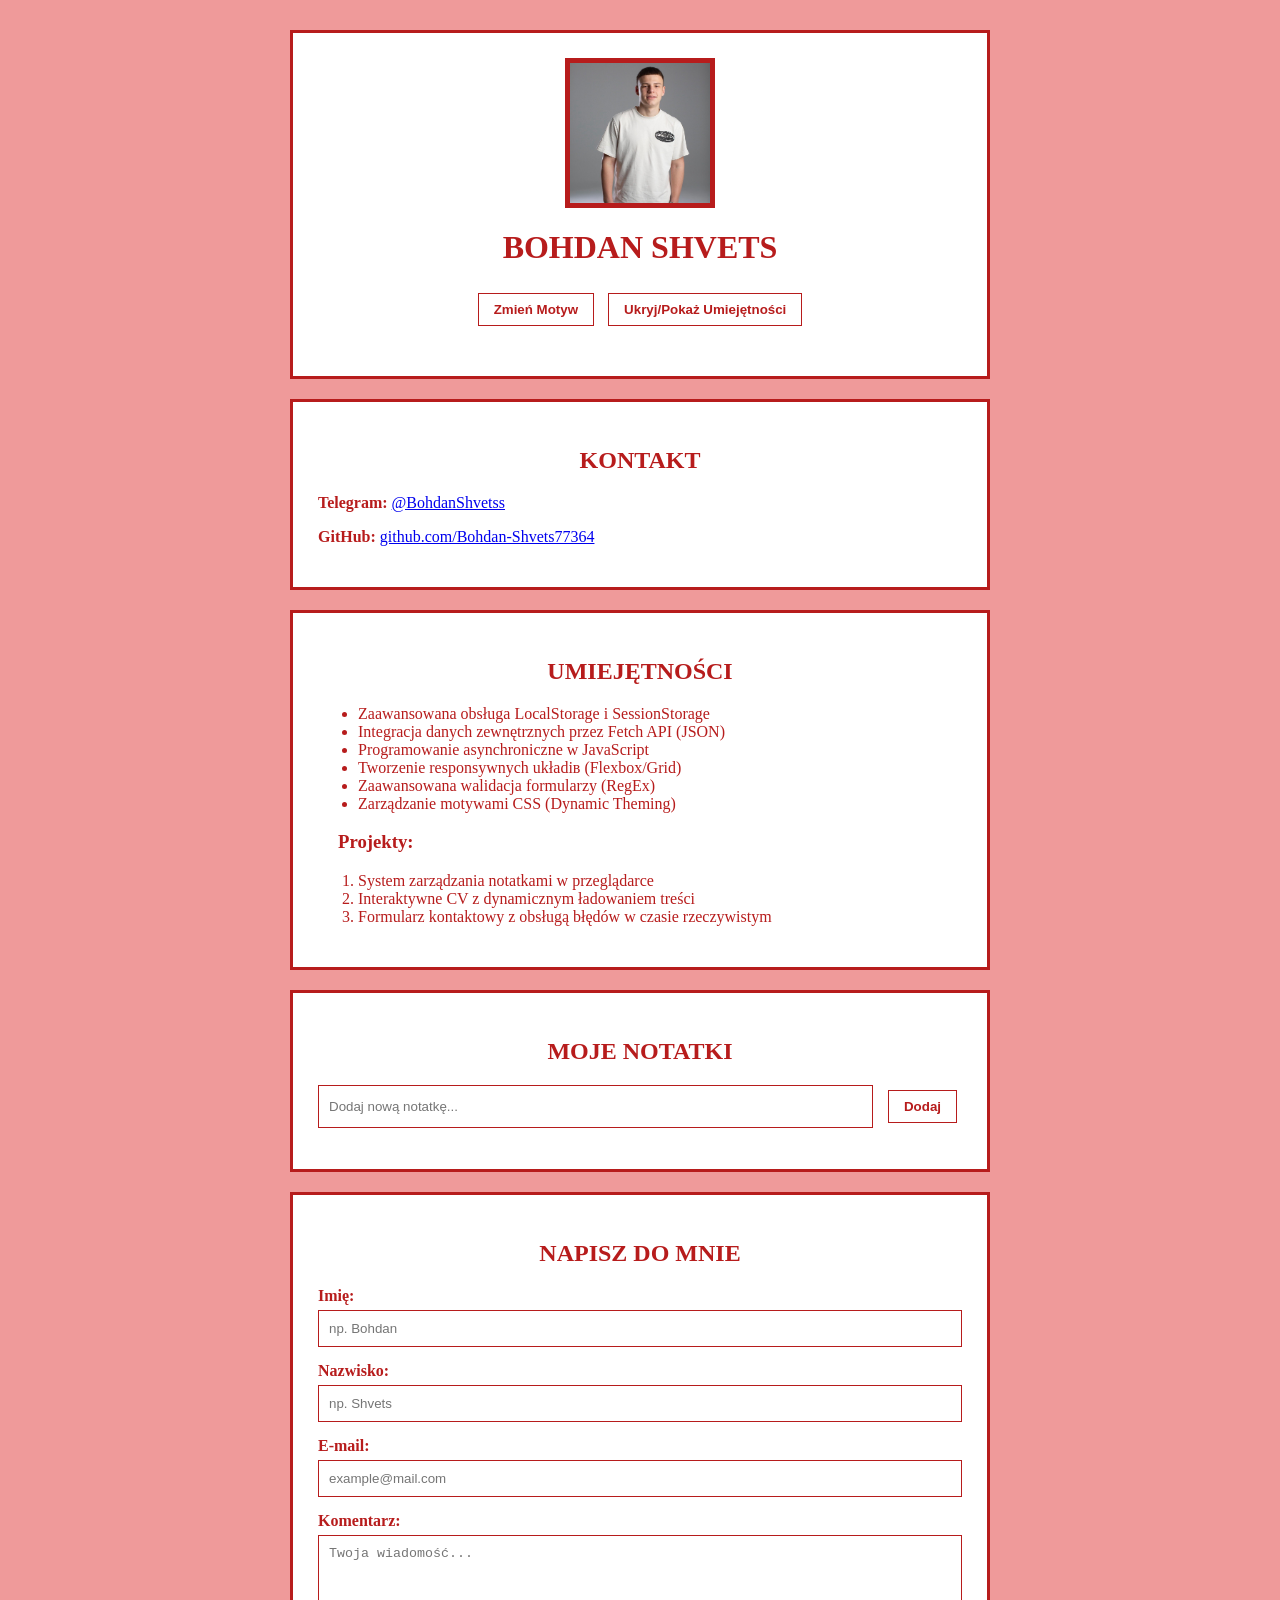
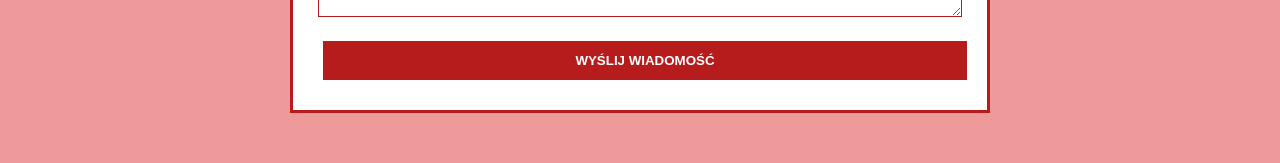
<file: zad8_backend/index.html>
<!DOCTYPE html>
<html lang="pl">
<head>
    <meta charset="UTF-8">
    <meta name="viewport" content="width=device-width, initial-scale=1.0">
    <title>Bohdan Shvets - Zadanie 8 Backend</title>
    <link id="theme-style" rel="stylesheet" href="red.css">
</head>
<body>

    <header>
        <img src="myphoto.jpg" alt="Bohdan Shvets" class="profile-img">
        <h1>BOHDAN SHVETS</h1>
        <div class="buttons-container">
            <button onclick="toggleTheme()">Zmień Motyw</button>
            <button onclick="toggleSection()">Ukryj/Pokaż Umiejętności</button>
        </div>
    </header>

    <main>
        <section id="kontakt-info">
            <h2>KONTAKT</h2>
            <p><strong>Telegram:</strong> <a href="https://t.me/BohdanShvetss" target="_blank">@BohdanShvetss</a></p>
            <p><strong>GitHub:</strong> <a href="https://github.com/Bohdan-Shvets77364" target="_blank">github.com/Bohdan-Shvets77364</a></p>
        </section>

        <section id="umiejetnosci-container">
            <h2>UMIEJĘTNOŚCI </h2>
            <ul id="lista-umiejetnosci"></ul>
            <h3 style="text-align: left; margin-left: 20px;">Projekty:</h3>
            <ol id="lista-projektow"></ol>
        </section>

        <section id="storage-sekcja">
            <h2>MOJE NOTATKI </h2>
            <div class="form-group" style="display: flex; gap: 10px; margin-bottom: 10px;">
                <input type="text" id="noteInput" placeholder="Dodaj nową notatkę...">
                <button onclick="addNote()" style="width: auto;">Dodaj</button>
            </div>
            <ul id="notesList"></ul>
        </section>

        <section id="kontakt-form">
            <h2>NAPISZ DO MNIE </h2>
            <form action="https://formspree.io/f/mvzldynq" method="POST">
                <div class="form-group">
                    <label>Imię:</label>
                    <input type="text" name="firstName" required placeholder="np. Bohdan">
                </div>
                <div class="form-group">
                    <label>Nazwisko:</label>
                    <input type="text" name="lastName" required placeholder="np. Shvets">
                </div>
                <div class="form-group">
                    <label>E-mail:</label>
                    <input type="email" name="email" required placeholder="example@mail.com">
                </div>
                <div class="form-group">
                    <label>Komentarz:</label>
                    <textarea name="message" rows="4" required placeholder="Twoja wiadomość..."></textarea>
                </div>
                <button type="submit" class="submit-btn">Wyślij wiadomość </button>
            </form>
        </section>
    </main>

    <script src="script.js"></script>
</body>
</html>
</file>
<file: zad2_css/styles.css>
body {
    font-family: 'Segoe UI', sans-serif;
    line-height: 1.6;
    background-color: #a5d6a7;
    color: #1b5e20;
    max-width: 800px;
    margin: 0 auto;
    padding: 30px;
}

header, section {
    background: #ffffff;
    padding: 25px;
    margin-bottom: 20px;
    border-radius: 15px;
    box-shadow: 0 4px 15px rgba(0, 0, 0, 0.1);
}

h1, h2 { 
    color: #2e7d32; 
}

h2 { 
    border-bottom: 2px solid #a5d6a7; 
    padding-bottom: 10px;
}

img {
    display: block;
    margin: 0 auto 15px;
    width: 150px;
    height: 150px;
    object-fit: cover;
    border-radius: 50%;
    border: 5px solid #2e7d32;
}

a { 
    color: #1b5e20; 
    font-weight: bold; 
}

article {
    border-left: 5px solid #2e7d32;
    padding-left: 20px;
    background: #f1f8e9;
    padding: 15px;
}

footer {
    text-align: center;
    color: #333;
    margin-top: 20px;
}
</file>
<file: zad3_motyw/red.css>
body {
    font-family: 'Georgia', serif;
    background-color: #ef9a9a;
    color: #b71c1c;
    padding: 30px;
    line-height: 1.5;
}

header, section {
    max-width: 800px;
    margin: 0 auto 20px;
    background: #ffffff;
    padding: 20px;
    border: 3px solid #b71c1c;
    border-radius: 0px;
}

h1, h2 { 
    color: #b71c1c; 
    text-transform: uppercase;
}

img {
    width: 140px;
    height: 140px;
    object-fit: cover;
    border: 5px solid #b71c1c;
    display: block;
    margin: 0 auto 15px;
}

a { 
    color: #d32f2f; 
    font-weight: bold; 
    text-decoration: underline;
}

article { 
    background: #ffebee; 
    padding: 15px; 
    border: 1px dashed #b71c1c;
}

footer {
    text-align: center;
    font-weight: bold;
}
</file>
<file: zad4_js/red.css>
body {
    font-family: 'Georgia', serif;
    background-color: #ef9a9a;
    color: #b71c1c;
    padding: 30px;
}
header, section {
    max-width: 800px;
    margin: 0 auto 20px;
    background: #ffffff;
    padding: 20px;
    border: 3px solid #b71c1c;
}
h1, h2 { color: #b71c1c; text-transform: uppercase; }
img {
    width: 140px; height: 140px; object-fit: cover;
    border: 5px solid #b71c1c; display: block; margin: 0 auto 15px;
}
a { color: #d32f2f; font-weight: bold; }
article { background: #ffebee; padding: 15px; border: 1px dashed #b71c1c; }
</file>
<file: zad5_form/red.css>
body {
    font-family: 'Georgia', serif;
    background-color: #ef9a9a;
    color: #b71c1c;
    padding: 30px;
}
header, section {
    max-width: 800px;
    margin: 0 auto 20px;
    background: #ffffff;
    padding: 20px;
    border: 3px solid #b71c1c;
}
h1, h2 { color: #b71c1c; text-transform: uppercase; }
img {
    width: 140px; height: 140px; object-fit: cover;
    border: 5px solid #b71c1c; display: block; margin: 0 auto 15px;
}
a { color: #d32f2f; font-weight: bold; }
article { background: #ffebee; padding: 15px; border: 1px dashed #b71c1c; }
</file>
<file: zad6_json/red.css>
body {
    font-family: 'Georgia', serif;
    background-color: #ef9a9a;
    color: #b71c1c;
    padding: 30px;
    margin: 0;
}

header, section {
    max-width: 700px;
    margin: 0 auto 20px;
    background: white;
    padding: 25px;
    border: 3px solid #b71c1c;
    box-sizing: border-box;
}

h1, h2 {
    color: #b71c1c;
    text-transform: uppercase;
    text-align: center;
}

.profile-img {
    width: 140px;
    height: 140px;
    display: block;
    margin: 0 auto 15px;
    border: 5px solid #b71c1c;
    object-fit: cover;
}

.buttons-container {
    text-align: center;
    margin-bottom: 20px;
}

button {
    padding: 8px 15px;
    cursor: pointer;
    border: 1px solid #b71c1c;
    background: #fff;
    color: #b71c1c;
    font-weight: bold;
    margin: 5px;
}

.form-group {
    margin-bottom: 15px;
    display: block;
    text-align: left;
}

label {
    display: block;
    font-weight: bold;
    margin-bottom: 5px;
}

input, textarea {
    width: 100%;
    padding: 10px;
    border: 1px solid #b71c1c;
    border-radius: 0;
    box-sizing: border-box;
}

.submit-btn {
    width: 100%;
    padding: 12px;
    background: #b71c1c;
    color: white;
    border: none;
    font-weight: bold;
    cursor: pointer;
    text-transform: uppercase;
}

.success-text {
    color: #27ae60;
    display: none;
    text-align: center;
    font-weight: bold;
    margin-top: 10px;
}
</file>
<file: zad7_storage/red.css>
body {
    font-family: 'Georgia', serif;
    background-color: #ef9a9a;
    color: #b71c1c;
    padding: 30px;
    margin: 0;
}

header, section {
    max-width: 700px;
    margin: 0 auto 20px;
    background: white;
    padding: 25px;
    border: 3px solid #b71c1c;
    box-sizing: border-box;
}

h1, h2 {
    color: #b71c1c;
    text-transform: uppercase;
    text-align: center;
}

.profile-img {
    width: 140px;
    height: 140px;
    display: block;
    margin: 0 auto 15px;
    border: 5px solid #b71c1c;
    object-fit: cover;
}

.buttons-container {
    text-align: center;
    margin-bottom: 20px;
}

button {
    padding: 8px 15px;
    cursor: pointer;
    border: 1px solid #b71c1c;
    background: #fff;
    color: #b71c1c;
    font-weight: bold;
    margin: 5px;
}

.form-group {
    margin-bottom: 15px;
    display: block;
    text-align: left;
}

label {
    display: block;
    font-weight: bold;
    margin-bottom: 5px;
}

input, textarea {
    width: 100%;
    padding: 10px;
    border: 1px solid #b71c1c;
    border-radius: 0;
    box-sizing: border-box;
}

.submit-btn {
    width: 100%;
    padding: 12px;
    background: #b71c1c;
    color: white;
    border: none;
    font-weight: bold;
    cursor: pointer;
    text-transform: uppercase;
}

.success-text {
    color: #27ae60;
    display: none;
    text-align: center;
    font-weight: bold;
    margin-top: 10px;
}
</file>
<file: zad8_backend/red.css>
body {
    font-family: 'Georgia', serif;
    background-color: #ef9a9a;
    color: #b71c1c;
    padding: 30px;
    margin: 0;
}

header, section {
    max-width: 700px;
    margin: 0 auto 20px;
    background: white;
    padding: 25px;
    border: 3px solid #b71c1c;
    box-sizing: border-box;
}

h1, h2 {
    color: #b71c1c;
    text-transform: uppercase;
    text-align: center;
}

.profile-img {
    width: 140px;
    height: 140px;
    display: block;
    margin: 0 auto 15px;
    border: 5px solid #b71c1c;
    object-fit: cover;
}

.buttons-container {
    text-align: center;
    margin-bottom: 20px;
}

button {
    padding: 8px 15px;
    cursor: pointer;
    border: 1px solid #b71c1c;
    background: #fff;
    color: #b71c1c;
    font-weight: bold;
    margin: 5px;
}

.form-group {
    margin-bottom: 15px;
    display: block;
    text-align: left;
}

label {
    display: block;
    font-weight: bold;
    margin-bottom: 5px;
}

input, textarea {
    width: 100%;
    padding: 10px;
    border: 1px solid #b71c1c;
    border-radius: 0;
    box-sizing: border-box;
}

.submit-btn {
    width: 100%;
    padding: 12px;
    background: #b71c1c;
    color: white;
    border: none;
    font-weight: bold;
    cursor: pointer;
    text-transform: uppercase;
}

.success-text {
    color: #27ae60;
    display: none;
    text-align: center;
    font-weight: bold;
    margin-top: 10px;
}
</file>
